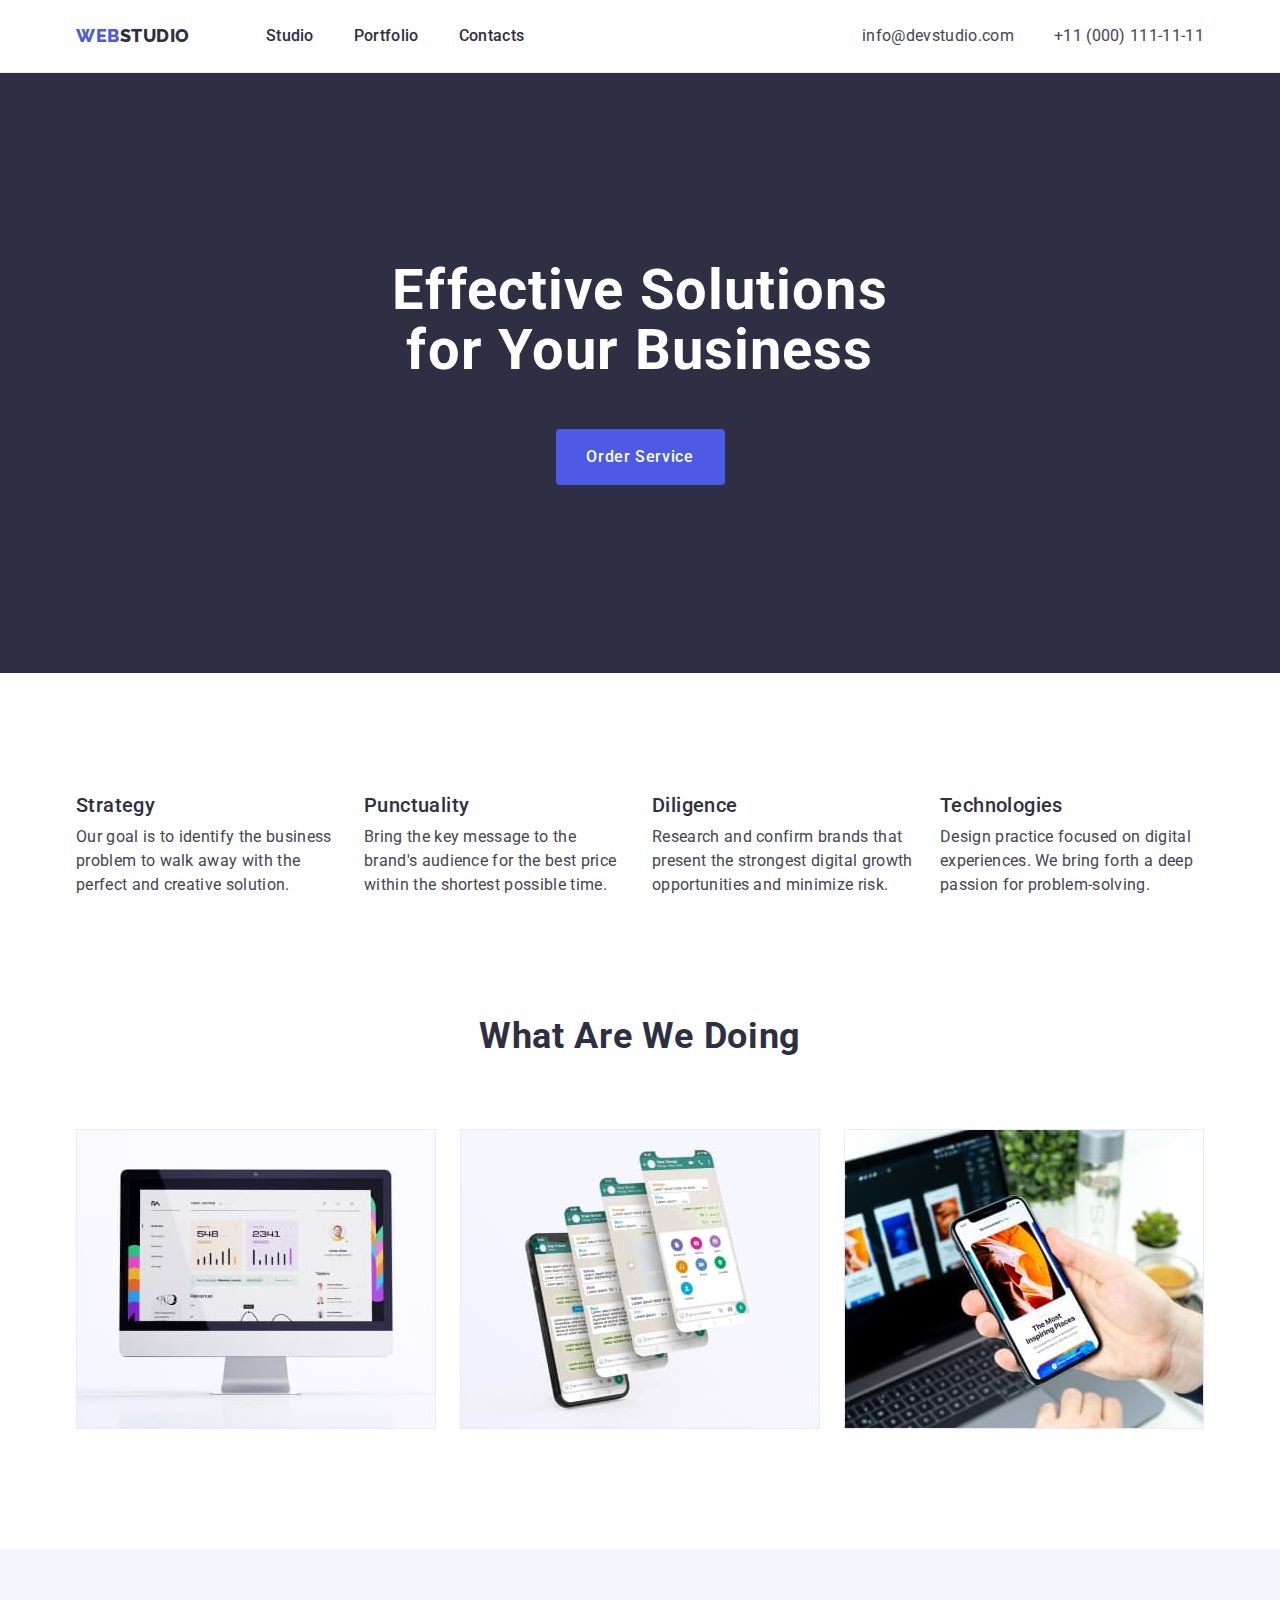
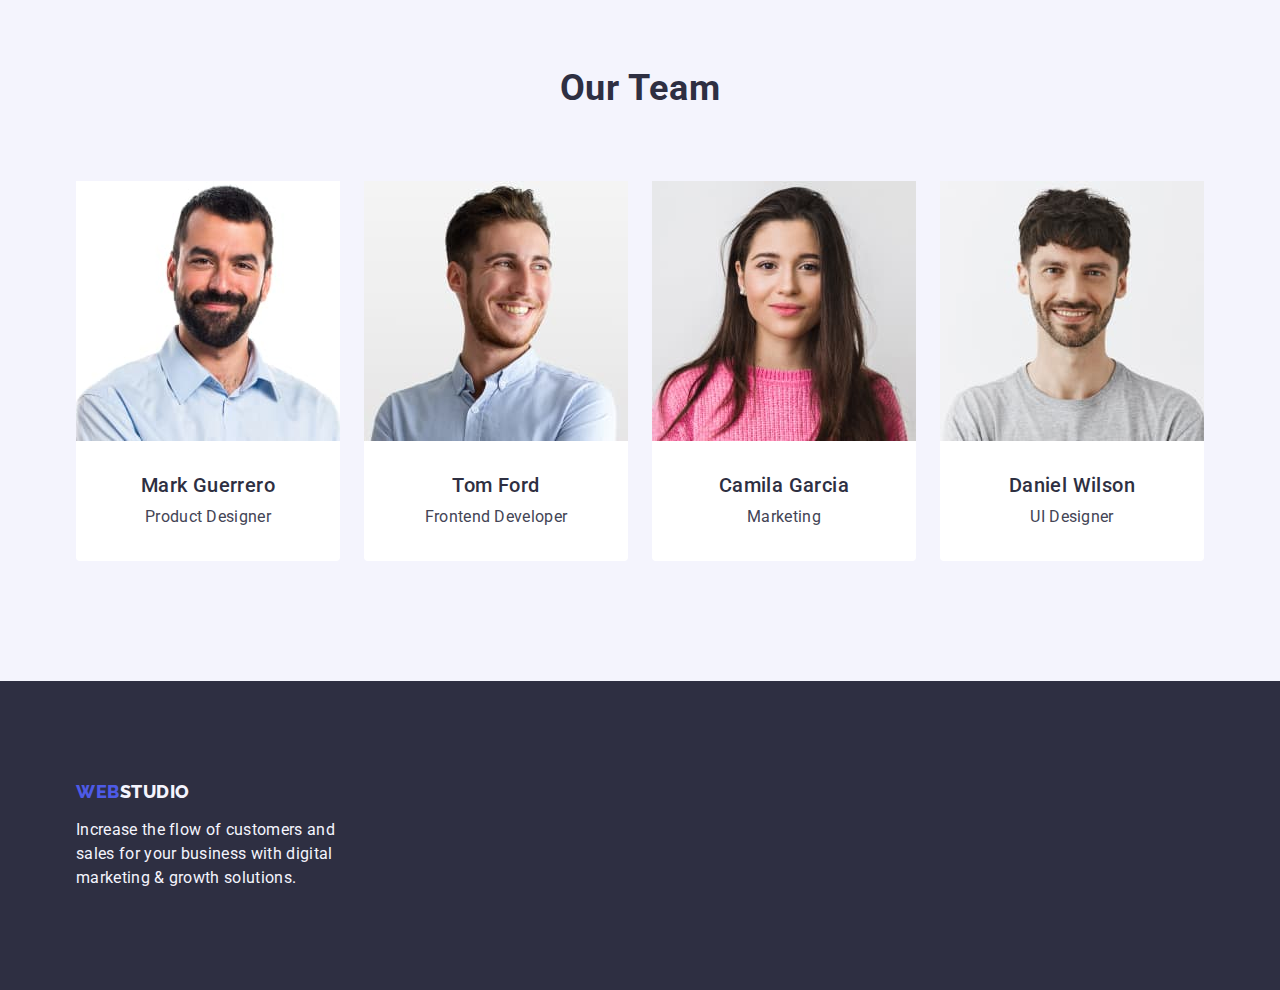
<file: index.html>
<!DOCTYPE html>
<html lang="en">
  <head>
    <meta charset="UTF-8" />
    <meta http-equiv="X-UA-Compatible" content="IE=edge" />
    <meta name="viewport" content="width=device-width, initial-scale=1.0" />
    <title>Web Studio - Effective Solutions for Your Business</title>
    <link
      rel="stylesheet"
      href="https://cdn.jsdelivr.net/npm/modern-normalize@1.1.0/modern-normalize.min.css"
    />
    <link rel="stylesheet" href="./css/styles.css" />
    <link rel="preconnect" href="https://fonts.googleapis.com" />
    <link rel="preconnect" href="https://fonts.gstatic.com" crossorigin />
    <link
      href="https://fonts.googleapis.com/css2?family=Raleway:wght@800&family=Roboto:wght@400;500;700;900&display=swap"
      rel="stylesheet"
    />
  </head>
  <body>
    <header class="header">
      <div class="header-content container">
        <nav class="navigation">
          <a class="header-link-logo" href="./index.html"
            >Web<span class="logo-dark-color">Studio</span></a
          >
          <ul class="header-list">
            <li>
              <a class="nav-menu-item" href="./index.html">Studio</a>
            </li>
            <li>
              <a class="nav-menu-item" href="./portfolio.html">Portfolio</a>
            </li>
            <li><a class="nav-menu-item" href="">Contacts</a></li>
          </ul>
        </nav>
        <address class="address">
          <ul class="header-list">
            <li>
              <a class="address-list-item" href="mailto:info@devstudio.com"
                >info@devstudio.com</a
              >
            </li>
            <li>
              <a class="address-list-item" href="tel:+110001111111"
                >+11 (000) 111-11-11</a
              >
            </li>
          </ul>
        </address>
      </div>
    </header>
    <main>
      <!-- Hero section -->
      <section class="hero-section">
        <div class="container">
          <h1 class="page-title">Effective Solutions for Your Business</h1>
          <button type="button" class="hero-button">Order Service</button>
        </div>
      </section>
      <!-- Features section -->
      <section class="features-section">
        <div class="container">
          <h2 class="visually-hidden" hidden>Our features</h2>
          <ul class="list">
            <li class="features-list-item">
              <h3 class="title">Strategy</h3>
              <p class="page-text">
                Our goal is to identify the business problem to walk away with
                the perfect and creative solution.
              </p>
            </li>
            <li class="features-list-item">
              <h3 class="title">Punctuality</h3>
              <p class="page-text">
                Bring the key message to the brand's audience for the best price
                within the shortest possible time.
              </p>
            </li>
            <li class="features-list-item">
              <h3 class="title">Diligence</h3>
              <p class="page-text">
                Research and confirm brands that present the strongest digital
                growth opportunities and minimize risk.
              </p>
            </li>
            <li class="features-list-item">
              <h3 class="title">Technologies</h3>
              <p class="page-text">
                Design practice focused on digital experiences. We bring forth a
                deep passion for problem-solving.
              </p>
            </li>
          </ul>
        </div>
      </section>
      <!-- What are we doing section -->
      <section class="what-are-we-doing-section">
        <div class="container">
          <h2 class="section-title">What are we doing</h2>
          <ul class="list">
            <li class="what-are-we-doing-list-item">
              <img
                src="./images/img1.jpg"
                alt="desktop applications"
                width="360"
                height="300"
              />
            </li>
            <li class="what-are-we-doing-list-item">
              <img
                src="./images/img2.jpg"
                alt="mobile applications"
                width="360"
                height="300"
              />
            </li>
            <li class="what-are-we-doing-list-item">
              <img
                src="./images/img3.jpg"
                alt="device connectivities"
                width="360"
                height="300"
              />
            </li>
          </ul>
        </div>
      </section>
      <!-- Our team section-->
      <section class="our-team-section">
        <div class="container">
          <h2 class="section-title">Our Team</h2>
          <ul class="list">
            <li class="team-card">
              <img
                src="./images/product-designer.jpg"
                alt="our product designer"
                width="264"
                height="260"
              />
              <div class="team-member">
                <h3 class="title team-card-title">Mark Guerrero</h3>
                <p class="page-text team-card-text">Product Designer</p>
              </div>
            </li>
            <li class="team-card">
              <img
                src="./images/frontend-developer.jpg"
                alt="our frontend developer"
                width="264"
                height="260"
              />
              <div class="team-member">
                <h3 class="title team-card-title">Tom Ford</h3>
                <p class="page-text team-card-text">Frontend Developer</p>
              </div>
            </li>
            <li class="team-card">
              <img
                src="./images/marketing.jpg"
                alt="our marketing manager"
                width="264"
                height="260"
              />
              <div class="team-member">
                <h3 class="title team-card-title">Camila Garcia</h3>
                <p class="page-text team-card-text">Marketing</p>
              </div>
            </li>
            <li class="team-card">
              <img
                src="./images/ui-designer.jpg"
                alt="our UI designer"
                width="264"
                height="260"
              />
              <div class="team-member">
                <h3 class="title team-card-title">Daniel Wilson</h3>
                <p class="page-text team-card-text">UI Designer</p>
              </div>
            </li>
          </ul>
        </div>
      </section>
    </main>
    <footer class="footer">
      <div class="container">
        <a class="footer-link-logo" href="./index.html"
          >Web<span class="logo-light-color">Studio</span></a
        >
        <p class="footer-text">
          Increase the flow of customers and sales for your business with
          digital marketing & growth solutions.
        </p>
      </div>
    </footer>
  </body>
</html>
</file>
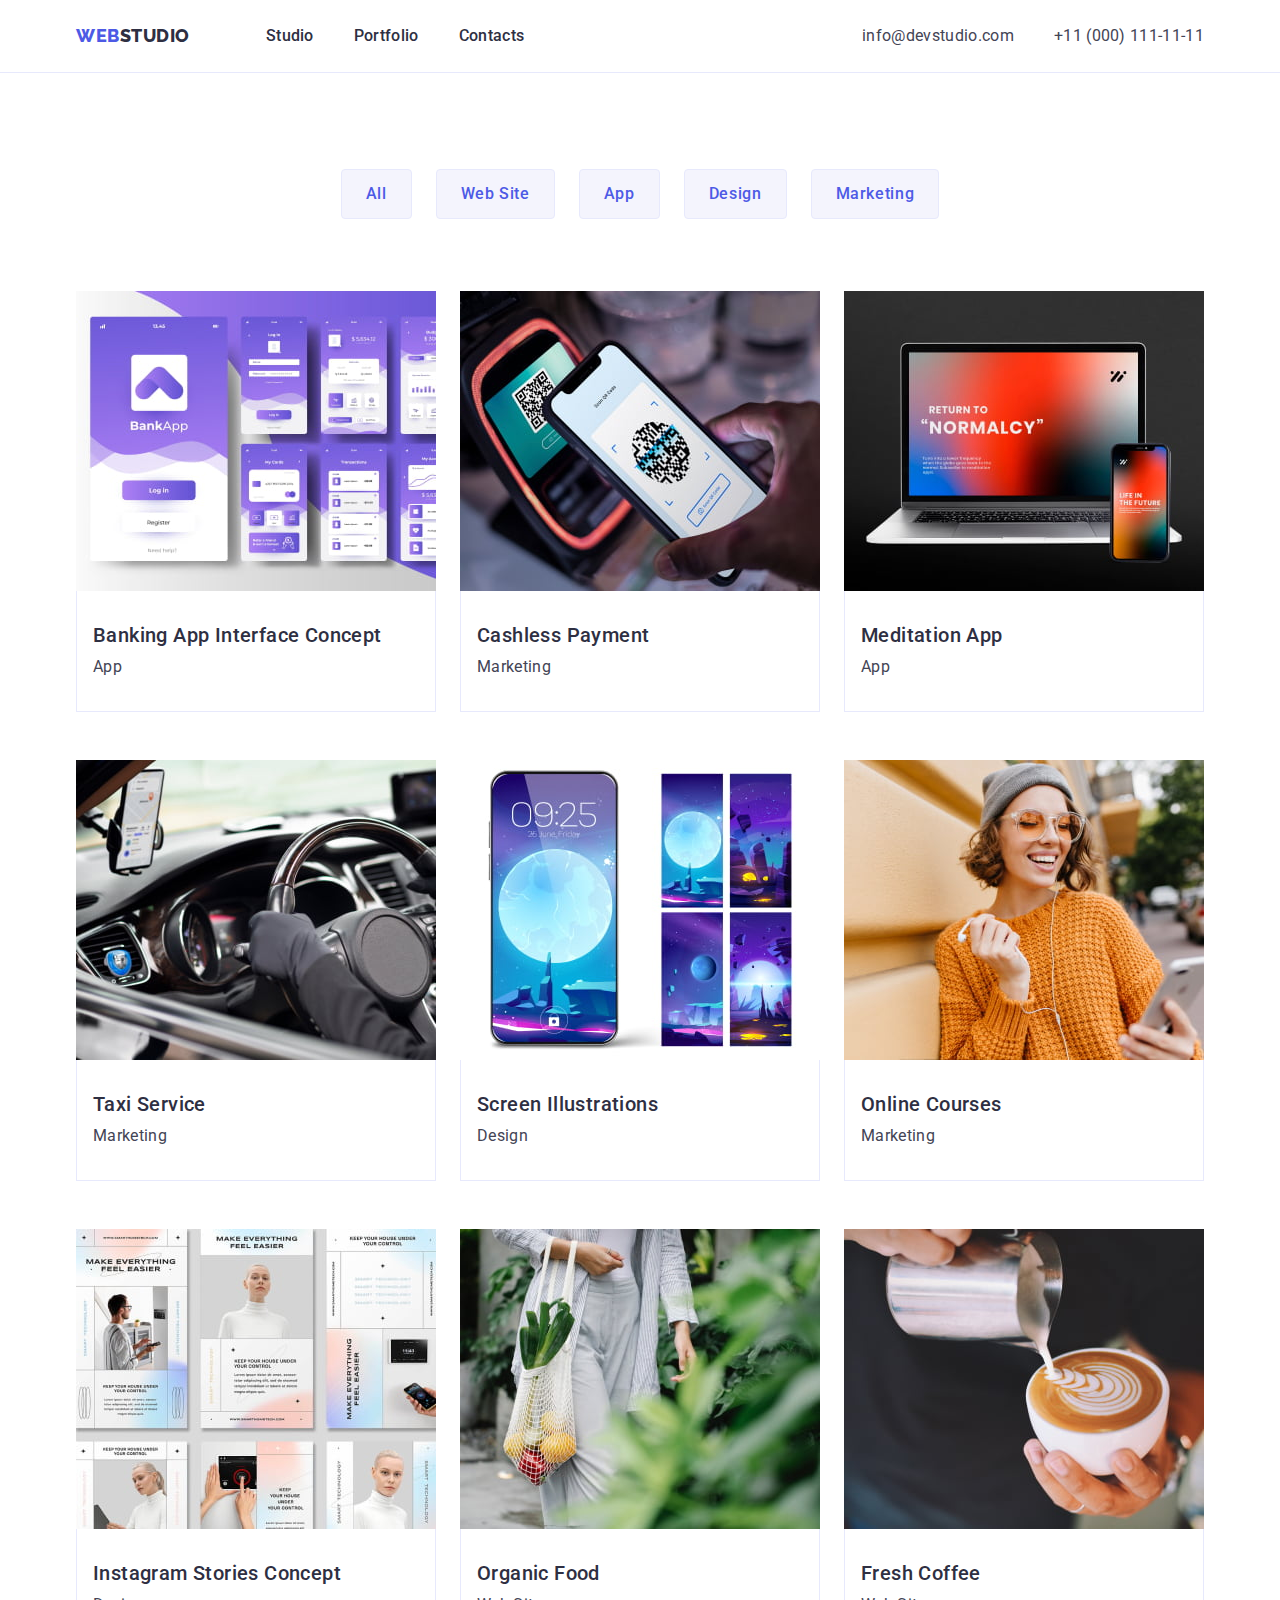
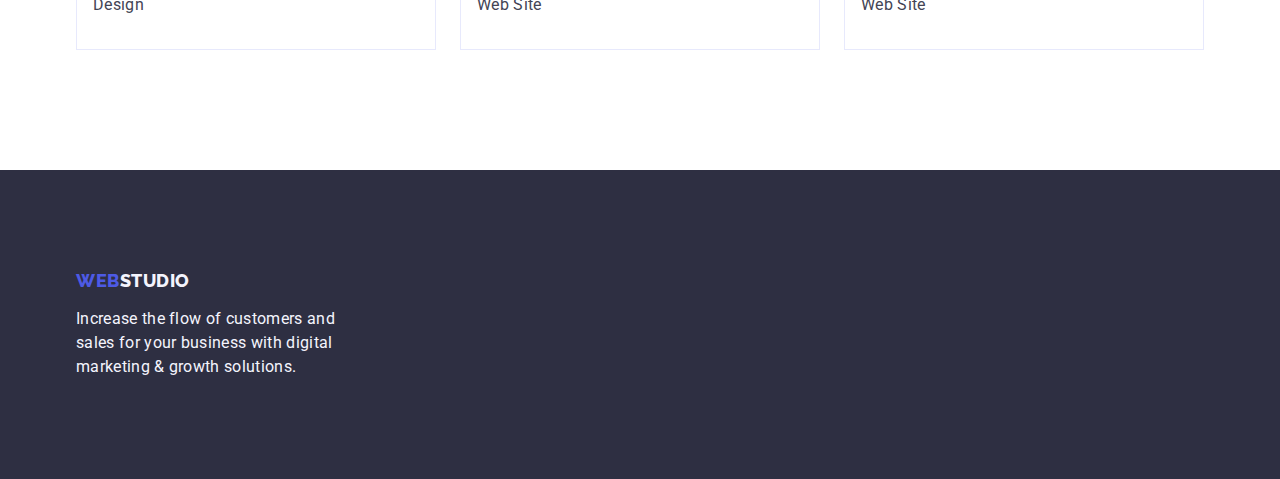
<file: portfolio.html>
<!DOCTYPE html>
<html lang="en">
  <head>
    <meta charset="UTF-8" />
    <meta http-equiv="X-UA-Compatible" content="IE=edge" />
    <meta name="viewport" content="width=device-width, initial-scale=1.0" />
    <title>Web Studio - Effective Solutions for Your Business</title>
    <link
      rel="stylesheet"
      href="https://cdn.jsdelivr.net/npm/modern-normalize@1.1.0/modern-normalize.min.css"
    />
    <link rel="stylesheet" href="./css/styles.css" />
    <link rel="preconnect" href="https://fonts.googleapis.com" />
    <link rel="preconnect" href="https://fonts.gstatic.com" crossorigin />
    <link
      href="https://fonts.googleapis.com/css2?family=Raleway:wght@800&family=Roboto:wght@400;500;700;900&display=swap"
      rel="stylesheet"
    />
  </head>
  <body>
    <header class="header">
      <div class="header-content container">
        <nav class="navigation">
          <a class="header-link-logo" href="./index.html"
            >Web<span class="logo-dark-color">Studio</span></a
          >
          <ul class="header-list">
            <li>
              <a class="nav-menu-item" href="./index.html">Studio</a>
            </li>
            <li>
              <a class="nav-menu-item" href="./portfolio.html">Portfolio</a>
            </li>
            <li><a class="nav-menu-item" href="">Contacts</a></li>
          </ul>
        </nav>
        <address class="address">
          <ul class="header-list">
            <li>
              <a class="address-list-item" href="mailto:info@devstudio.com"
                >info@devstudio.com</a
              >
            </li>
            <li>
              <a class="address-list-item" href="tel:+110001111111"
                >+11 (000) 111-11-11</a
              >
            </li>
          </ul>
        </address>
      </div>
    </header>
    <main>
      <section class="portfolio-section">
        <div class="container">
          <h1 class="visually-hidden" hidden>Portfolio</h1>
          <ul class="list buttons-list">
            <li><button type="button" class="filters-button">All</button></li>
            <li>
              <button type="button" class="filters-button">Web Site</button>
            </li>
            <li><button type="button" class="filters-button">App</button></li>
            <li>
              <button type="button" class="filters-button">Design</button>
            </li>
            <li>
              <button type="button" class="filters-button">Marketing</button>
            </li>
          </ul>
          <ul class="product-list">
            <li class="product-list-item">
              <a>
                <img
                  src="./images/portfolio/img-1.jpg"
                  alt="Banking app"
                  width="360"
                  height="300"
                />
                <div class="product-name">
                  <h2 class="title">Banking App Interface Concept</h2>
                  <p class="page-text">App</p>
                </div>
              </a>
            </li>
            <li class="product-list-item">
              <a>
                <img
                  src="./images/portfolio/img-2.jpg"
                  alt="Cashless payment marketing"
                  width="360"
                  height="300"
                />
                <div class="product-name">
                  <h2 class="title">Cashless Payment</h2>
                  <p class="page-text">Marketing</p>
                </div>
              </a>
            </li>
            <li class="product-list-item">
              <a>
                <img
                  src="./images/portfolio/img-3.jpg"
                  alt="Meditation app"
                  width="360"
                  height="300"
                />
                <div class="product-name">
                  <h2 class="title">Meditation App</h2>
                  <p class="page-text">App</p>
                </div>
              </a>
            </li>
            <li class="product-list-item">
              <a>
                <img
                  src="./images/portfolio/img-4.jpg"
                  alt="Taxi service"
                  width="360"
                  height="300"
                />
                <div class="product-name">
                  <h2 class="title">Taxi Service</h2>
                  <p class="page-text">Marketing</p>
                </div>
              </a>
            </li>
            <li class="product-list-item">
              <a>
                <img
                  src="./images/portfolio/img-5.jpg"
                  alt="Screen illustrations design"
                  width="360"
                  height="300"
                />
                <div class="product-name">
                  <h2 class="title">Screen Illustrations</h2>
                  <p class="page-text">Design</p>
                </div>
              </a>
            </li>
            <li class="product-list-item">
              <a>
                <img
                  src="./images/portfolio/img-6.jpg"
                  alt="Online courses marketing"
                  width="360"
                  height="300"
                />
                <div class="product-name">
                  <h2 class="title">Online Courses</h2>
                  <p class="page-text">Marketing</p>
                </div>
              </a>
            </li>
            <li class="product-list-item">
              <a>
                <img
                  src="./images/portfolio/img-7.jpg"
                  alt="Instagram stories concept design"
                  width="360"
                  height="300"
                />
                <div class="product-name">
                  <h2 class="title">Instagram Stories Concept</h2>
                  <p class="page-text">Design</p>
                </div>
              </a>
            </li>
            <li class="product-list-item">
              <a>
                <img
                  src="./images/portfolio/img-8.jpg"
                  alt="Organic food web site"
                  width="360"
                  height="300"
                />
                <div class="product-name">
                  <h2 class="title">Organic Food</h2>
                  <p class="page-text">Web Site</p>
                </div>
              </a>
            </li>
            <li class="product-list-item">
              <a>
                <img
                  src="./images/portfolio/img-9.jpg"
                  alt="Fresh coffee web site"
                  width="360"
                  height="300"
                />
                <div class="product-name">
                  <h2 class="title">Fresh Coffee</h2>
                  <p class="page-text">Web Site</p>
                </div>
              </a>
            </li>
          </ul>
        </div>
      </section>
    </main>
    <footer class="footer">
      <div class="container">
        <a class="footer-link-logo" href="./index.html"
          >Web<span class="logo-light-color">Studio</span></a
        >
        <p class="footer-text">
          Increase the flow of customers and sales for your business with
          digital marketing & growth solutions.
        </p>
      </div>
    </footer>
  </body>
</html>
</file>
<file: css/styles.css>
/**
  |============================
  | ROOT
  |============================
*/
:root {
  --primary-brand-color: #4d5ae5;
  --pressed-state-color: #404bbf;
  --dark-color: #2e2f42;
  --success-color: #31d0aa;
  --text-color: #434455;
  --subtle-Text-color: #8e8f99;
  --accent-color: #e7e9fc;
  --light-color: #f4f4fd;
  --modal-overlay-color: #662e2f42;
  --hero-background-color: #b32e2f42;
  --white-background-color: #ffffff;
  --modal-background-color: #fcfcfc;
}
/**
  |============================
  | RESET
  |============================
*/
h1,
h2,
h3,
h4,
h5,
h6,
p {
  margin-top: 0;
  margin-bottom: 0;
}
ul,
ol {
  margin-top: 0;
  margin-bottom: 0;
  padding-left: 0;
  list-style: none;
}
a {
  text-decoration: none;
  color: currentColor;
}
button {
  font-family: inherit;
  cursor: pointer;
}
img {
  display: block;
}
/**
  |============================
  | COMMON
  |============================
*/
body {
  background-color: var(--white-background-color);
  font-family: Roboto, sans-serif;
  color: var(--text-color);
  line-height: 1.5;
  letter-spacing: 0.02em;
}
.list {
  display: flex;
  gap: 24px;
}
.container {
  width: 1158px;
  margin: 0 auto;
  padding: 0 15px;
}
.visually-hidden {
  position: absolute;
  width: 1px;
  height: 1px;
  margin: -1px;
  border: 0;
  padding: 0;
  white-space: nowrap;
  clip-path: inset(100%);
  clip: rect(0 0 0 0);
  overflow: hidden;
}
/**
  |============================
  | HEADER
  |============================
*/
.header-link-logo {
  font-family: 'Raleway', sans-serif;
  font-weight: 800;
  font-size: 18px;
  line-height: 1.17;
  letter-spacing: 0.03em;
  text-transform: uppercase;
  text-decoration: none;
  color: var(--primary-brand-color);
  margin-right: 76px;
}
.logo-dark-color {
  color: var(--dark-color);
}
.header-list {
  display: flex;
  gap: 40px;
}
.nav-menu-item {
  font-weight: 500;
  font-size: 16px;
  line-height: 1.5;
  letter-spacing: 0.02em;
  color: var(--dark-color);
  padding: 24px 0;
}
.nav-menu-item:hover,
.nav-menu-item:focus,
.nav-menu-item:active {
  color: var(--pressed-state-color);
}
.address {
  font-style: normal;
}
.address-list-item {
  font-size: 16px;
  line-height: 1.5;
  letter-spacing: 0.02em;
  color: var(--text-color);
}
.address-list-item:hover,
.address-list-item:focus,
.address-list-item:active {
  color: var(--pressed-state-color);
}
.header {
  padding: 24px 0;
  border-bottom: 1px solid #e7e9fc;
}
.header-content {
  display: flex;
  justify-content: space-between;
}
.navigation {
  display: flex;
  align-items: center;
}
/**
  |============================
  | MAIN
  |============================
*/
.hero-section {
  background-color: var(--dark-color);
  padding: 188px 0;
}
.features-section {
  padding: 120px 0;
}
.what-are-we-doing-section {
  padding-bottom: 120px;
}
.our-team-section {
  background-color: var(--light-color);
  padding: 120px 0;
}
.hero-button {
  background-color: var(--primary-brand-color);
  font-weight: 500;
  font-size: 16px;
  line-height: 1.5;
  letter-spacing: 0.04em;
  color: var(--white-background-color);
  text-align: center;
  display: block;
  margin: 0 auto;
  min-width: 169px;
  height: 56px;
  border: none;
  border-radius: 4px;
  cursor: pointer;
}
.hero-button:hover,
.hero-button:focus {
  background-color: var(--pressed-state-color);
}
.features-list-item {
  flex-basis: calc((100% - 3 * 24px) / 4);
}
.what-are-we-doing-list-item {
  flex-basis: calc((100% - 2 * 24px) / 3);
}
.page-title {
  color: var(--white-background-color);
  font-weight: 700;
  font-size: 56px;
  line-height: 1.07;
  text-align: center;
  letter-spacing: 0.02em;
  max-width: 496px;
  margin-left: auto;
  margin-right: auto;
  margin-bottom: 48px;
}
.section-title {
  font-weight: 700;
  font-size: 36px;
  line-height: 1.11;
  letter-spacing: 0.02em;
  text-transform: capitalize;
  color: var(--dark-color);
  text-align: center;
  margin-bottom: 72px;
}
.title {
  font-weight: 500;
  font-size: 20px;
  line-height: 1.2;
  letter-spacing: 0.02em;
  color: var(--dark-color);
  margin-bottom: 8px;
}
.page-text {
  line-height: 1.5;
  letter-spacing: 0.02em;
  color: var(--text-color);
}
.team-card-title {
  text-align: center;
}
.team-card {
  flex-basis: calc((100% - 3 * 24px) / 4);
  border-radius: 0px 0px 4px 4px;
  background-color: var(--white-background-color);
}
.team-card-text {
  text-align: center;
}
.team-member {
  padding: 32px 16px;
}
/**
  |============================
  | FOOTER
  |============================
*/
.logo-light-color {
  color: var(--light-color);
}
.footer-text {
  line-height: 1.5;
  letter-spacing: 0.02em;
  color: var(--light-color);
  max-width: 264px;
}
.footer {
  background-color: var(--dark-color);
  padding: 100px 0;
}
.footer-link-logo {
  font-family: 'Raleway', sans-serif;
  font-weight: 800;
  font-size: 18px;
  line-height: 1.17;
  letter-spacing: 0.03em;
  text-transform: uppercase;
  text-decoration: none;
  color: var(--primary-brand-color);
  display: inline-block;
  margin-bottom: 16px;
}
/**
  |============================
  | PORTFOLIO
  |============================
*/
.portfolio-section {
  padding-top: 96px;
  padding-bottom: 120px;
}
.buttons-list {
  justify-content: center;
  margin-bottom: 72px;
}
.filters-button {
  background-color: var(--light-color);
  font-weight: 500;
  font-size: 16px;
  line-height: 1.5;
  letter-spacing: 0.04em;
  color: var(--primary-brand-color);
  text-align: center;
  border: 1px solid var(--accent-color);
  padding: 12px 24px;
  border-radius: 4px;
}
.filters-button:hover,
.filters-button:focus,
.filters-button:active {
  color: var(--white-background-color);
  background-color: var(--pressed-state-color);
  border: 1px solid transparent;
}
.product-list {
  display: flex;
  flex-wrap: wrap;
  column-gap: 24px;
  row-gap: 48px;
}
.product-list-item {
  flex-basis: calc((100% - 2 * 24px) / 3);
}
.product-name {
  padding: 32px 16px;
  border: 1px solid #e7e9fc;
  border-top: none;
}
</file>
